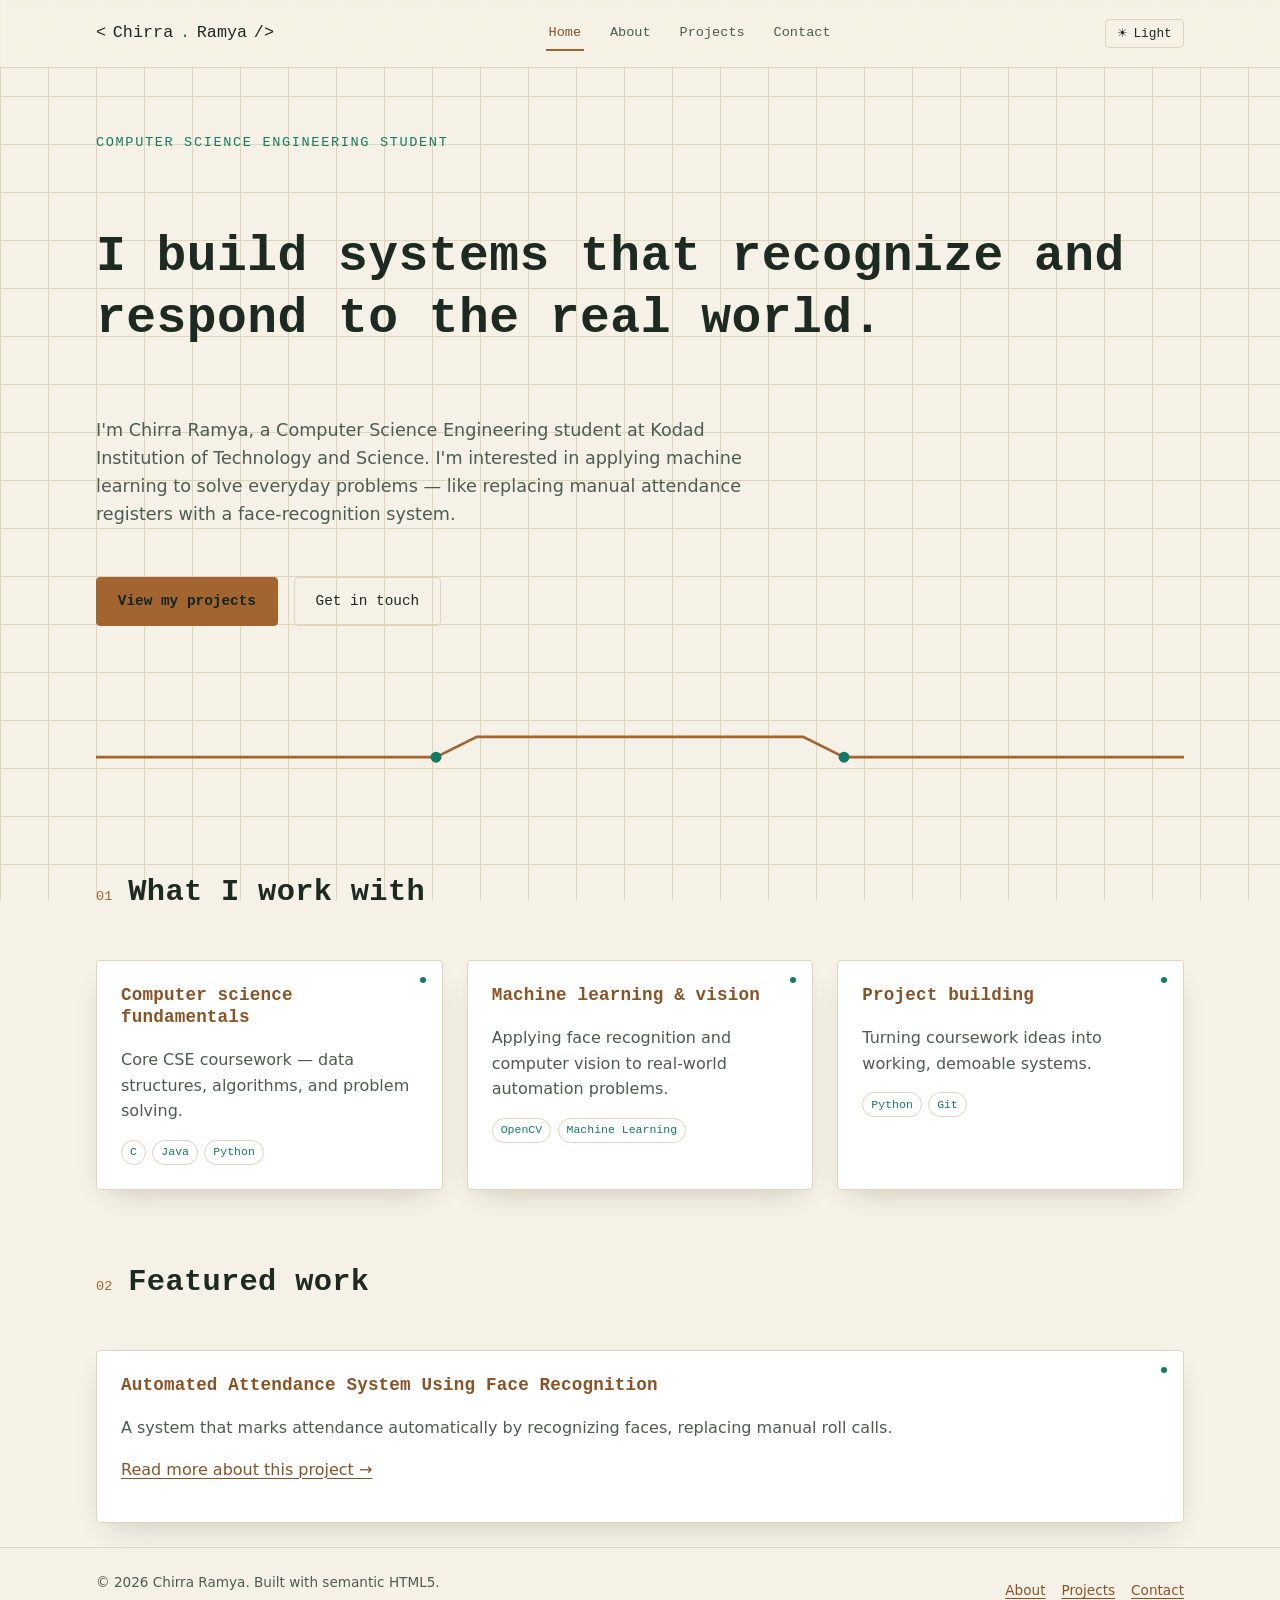
<file: index.html>
<!DOCTYPE html>
<html lang="en">
<head>
  <meta charset="UTF-8" />
  <meta name="viewport" content="width=device-width, initial-scale=1.0" />

  <title>Chirra Ramya — CSE Student &amp; Developer</title>
  <meta name="description" content="Portfolio of Chirra Ramya, a Computer Science Engineering student at Kodad Institution of Technology and Science, building projects like an automated attendance system using face recognition." />
  <meta name="keywords" content="Chirra Ramya, CSE, computer science, face recognition, portfolio" />
  <meta name="author" content="Chirra Ramya" />
  <link rel="canonical" href="https://example.com/index.html" />

  <meta property="og:type" content="website" />
  <meta property="og:title" content="Chirra Ramya — CSE Student & Developer" />
  <meta property="og:description" content="CSE student building an automated attendance system using face recognition." />
  <meta property="og:url" content="https://example.com/index.html" />
  <meta name="twitter:card" content="summary" />

  <link rel="stylesheet" href="style.css" />
  <script>
    // Set the theme before first paint so there's no flash of the wrong theme.
    (function () {
      try {
        var saved = localStorage.getItem("theme");
        var theme = saved || (window.matchMedia("(prefers-color-scheme: light)").matches ? "light" : "dark");
        document.documentElement.setAttribute("data-theme", theme);
      } catch (e) {
        document.documentElement.setAttribute("data-theme", "dark");
      }
    })();
  </script>
</head>
<body>

  <a class="skip-link" href="#main">Skip to main content</a>

  <header class="site-header">
    <div class="wrap header-inner">
      <a class="brand" href="index.html" aria-label="Chirra Ramya, home">
        <span aria-hidden="true">&lt;</span>Chirra<span class="dot" aria-hidden="true">.</span>Ramya<span aria-hidden="true">/&gt;</span>
      </a>

      <div class="header-controls">
        <button class="theme-toggle" type="button">
          <span class="icon" aria-hidden="true">☾</span>
          <span class="label">Dark</span>
        </button>
        <button class="nav-toggle" type="button" aria-expanded="false" aria-controls="primary-nav">Menu</button>
      </div>

      <nav class="primary-nav" id="primary-nav" aria-label="Primary">
        <ul>
          <li><a href="index.html" aria-current="page">Home</a></li>
          <li><a href="about.html">About</a></li>
          <li><a href="projects.html">Projects</a></li>
          <li><a href="contact.html">Contact</a></li>
        </ul>
      </nav>
    </div>
  </header>

  <main id="main">
    <div class="wrap">

      <section class="hero" aria-labelledby="hero-heading">
        <p class="eyebrow">Computer Science Engineering student</p>
        <h1 id="hero-heading">I build systems that recognize and respond to the real world.</h1>
        <p class="lede">
          I'm Chirra Ramya, a Computer Science Engineering student at Kodad
          Institution of Technology and Science. I'm interested in applying
          machine learning to solve everyday problems — like replacing
          manual attendance registers with a face-recognition system.
        </p>
        <div class="cta-row">
          <a class="btn btn-primary" href="projects.html">View my projects</a>
          <a class="btn btn-ghost" href="contact.html">Get in touch</a>
        </div>
      </section>

      <svg class="trace" viewBox="0 0 800 40" preserveAspectRatio="none" aria-hidden="true" focusable="false">
        <path d="M0 20 H250 L280 5 H520 L550 20 H800" />
        <circle cx="250" cy="20" r="4" />
        <circle cx="550" cy="20" r="4" />
      </svg>

      <section aria-labelledby="skills-heading">
        <div class="section-head">
          <span class="index" aria-hidden="true">01</span>
          <h2 id="skills-heading">What I work with</h2>
        </div>
        <div class="grid">
          <article class="card">
            <h3>Computer science fundamentals</h3>
            <p>Core CSE coursework — data structures, algorithms, and problem solving.</p>
            <div class="tag-row">
              <span class="tag">C</span>
              <span class="tag">Java</span>
              <span class="tag">Python</span>
            </div>
          </article>
          <article class="card">
            <h3>Machine learning &amp; vision</h3>
            <p>Applying face recognition and computer vision to real-world automation problems.</p>
            <div class="tag-row">
              <span class="tag">OpenCV</span>
              <span class="tag">Machine Learning</span>
            </div>
          </article>
          <article class="card">
            <h3>Project building</h3>
            <p>Turning coursework ideas into working, demoable systems.</p>
            <div class="tag-row">
              <span class="tag">Python</span>
              <span class="tag">Git</span>
            </div>
          </article>
        </div>
      </section>

      <section aria-labelledby="featured-heading">
        <div class="section-head">
          <span class="index" aria-hidden="true">02</span>
          <h2 id="featured-heading">Featured work</h2>
        </div>
        <div class="grid">
          <article class="card">
            <h3>Automated Attendance System Using Face Recognition</h3>
            <p>A system that marks attendance automatically by recognizing faces, replacing manual roll calls.</p>
            <p><a href="projects.html#attendance-system">Read more about this project →</a></p>
          </article>
        </div>
      </section>

    </div>
  </main>

  <footer class="site-footer">
    <div class="wrap">
      <p>&copy; 2026 Chirra Ramya. Built with semantic HTML5.</p>
      <nav aria-label="Footer">
        <ul>
          <li><a href="about.html">About</a></li>
          <li><a href="projects.html">Projects</a></li>
          <li><a href="contact.html">Contact</a></li>
        </ul>
      </nav>
    </div>
  </footer>

  <script src="theme.js"></script>
  <script src="nav.js"></script>
</body>
</html>
</file>
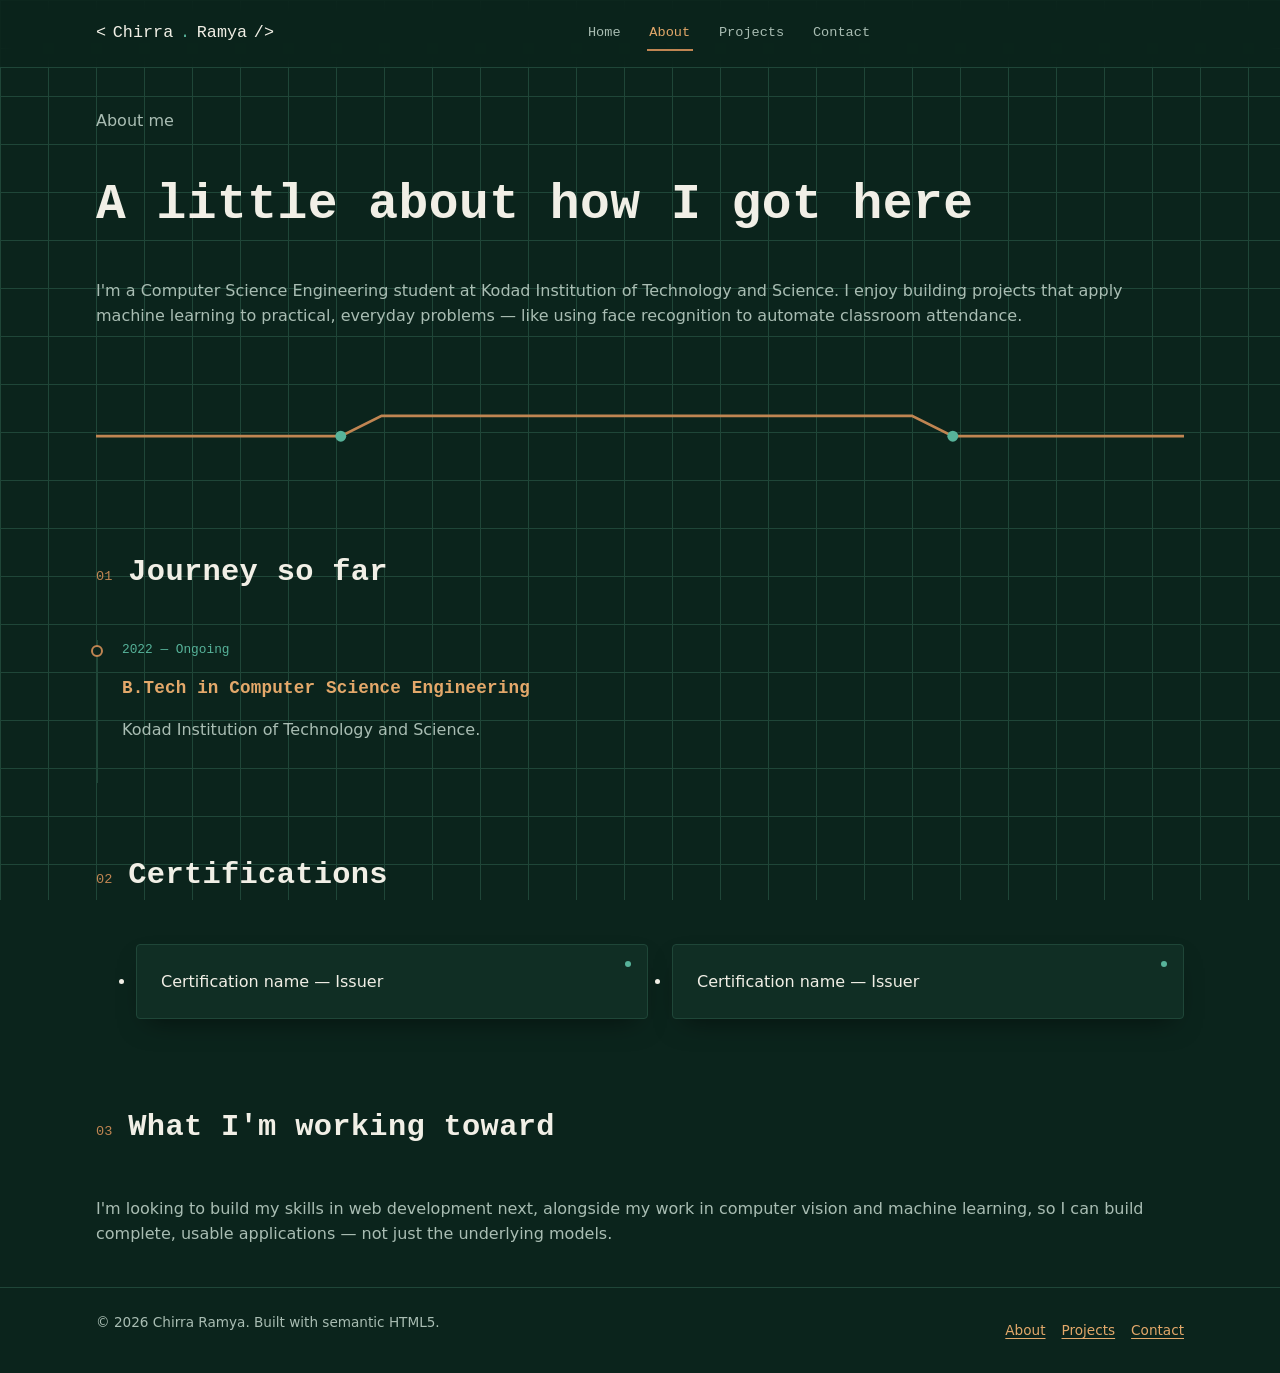
<file: about (2).html>
<!DOCTYPE html>
<html lang="en">
<head>
  <meta charset="UTF-8" />
  <meta name="viewport" content="width=device-width, initial-scale=1.0" />
  <title>About — Chirra Ramya</title>
  <meta name="description" content="About Chirra Ramya: Computer Science Engineering student at Kodad Institution of Technology and Science." />
  <link rel="canonical" href="https://example.com/about.html" />
  <meta property="og:type" content="website" />
  <meta property="og:title" content="About — Chirra Ramya" />
  <meta property="og:description" content="CSE student at Kodad Institution of Technology and Science." />
  <link rel="stylesheet" href="style.css" />
</head>
<body>

  <a class="skip-link" href="#main">Skip to main content</a>

  <header class="site-header">
    <div class="wrap header-inner">
      <a class="brand" href="index.html" aria-label="Chirra Ramya, home">
        <span aria-hidden="true">&lt;</span>Chirra<span class="dot" aria-hidden="true">.</span>Ramya<span aria-hidden="true">/&gt;</span>
      </a>
      <button class="nav-toggle" type="button" aria-expanded="false" aria-controls="primary-nav">Menu</button>
      <nav class="primary-nav" id="primary-nav" aria-label="Primary">
        <ul>
          <li><a href="index.html">Home</a></li>
          <li><a href="about.html" aria-current="page">About</a></li>
          <li><a href="projects.html">Projects</a></li>
          <li><a href="contact.html">Contact</a></li>
        </ul>
      </nav>
    </div>
  </header>

  <main id="main">
    <div class="wrap">

      <section aria-labelledby="about-heading" style="padding-top: var(--space-4);">
        <p class="eyebrow">About me</p>
        <h1 id="about-heading">A little about how I got here</h1>
        <p class="lede">
          I'm a Computer Science Engineering student at Kodad Institution of
          Technology and Science. I enjoy building projects that apply
          machine learning to practical, everyday problems — like using
          face recognition to automate classroom attendance.
        </p>
      </section>

      <svg class="trace" viewBox="0 0 800 40" preserveAspectRatio="none" aria-hidden="true" focusable="false">
        <path d="M0 20 H180 L210 5 H600 L630 20 H800" />
        <circle cx="180" cy="20" r="4" />
        <circle cx="630" cy="20" r="4" />
      </svg>

      <section aria-labelledby="timeline-heading">
        <div class="section-head">
          <span class="index" aria-hidden="true">01</span>
          <h2 id="timeline-heading">Journey so far</h2>
        </div>
        <!--
          EDIT ME: add your own timeline entries here — internships,
          workshops, or other milestones. Only your degree is filled
          in below since that's what was provided; add more <li> items
          the same way as this one.
        -->
        <ol class="timeline">
          <li>
            <time datetime="2022">2022 — Ongoing</time>
            <h3>B.Tech in Computer Science Engineering</h3>
            <p>Kodad Institution of Technology and Science.</p>
          </li>
        </ol>
      </section>

      <section aria-labelledby="certs-heading">
        <div class="section-head">
          <span class="index" aria-hidden="true">02</span>
          <h2 id="certs-heading">Certifications</h2>
        </div>
        <!-- EDIT ME: add your certifications here, one per card -->
        <ul class="grid" role="list">
          <li class="card">Certification name — Issuer</li>
          <li class="card">Certification name — Issuer</li>
        </ul>
      </section>

      <section aria-labelledby="goal-heading">
        <div class="section-head">
          <span class="index" aria-hidden="true">03</span>
          <h2 id="goal-heading">What I'm working toward</h2>
        </div>
        <!-- EDIT ME: your goals -->
        <p>
          I'm looking to build my skills in web development next, alongside
          my work in computer vision and machine learning, so I can build
          complete, usable applications — not just the underlying models.
        </p>
      </section>

    </div>
  </main>

  <footer class="site-footer">
    <div class="wrap">
      <p>&copy; 2026 Chirra Ramya. Built with semantic HTML5.</p>
      <nav aria-label="Footer">
        <ul>
          <li><a href="about.html">About</a></li>
          <li><a href="projects.html">Projects</a></li>
          <li><a href="contact.html">Contact</a></li>
        </ul>
      </nav>
    </div>
  </footer>

  <script src="nav.js"></script>
</body>
</html>
</file>
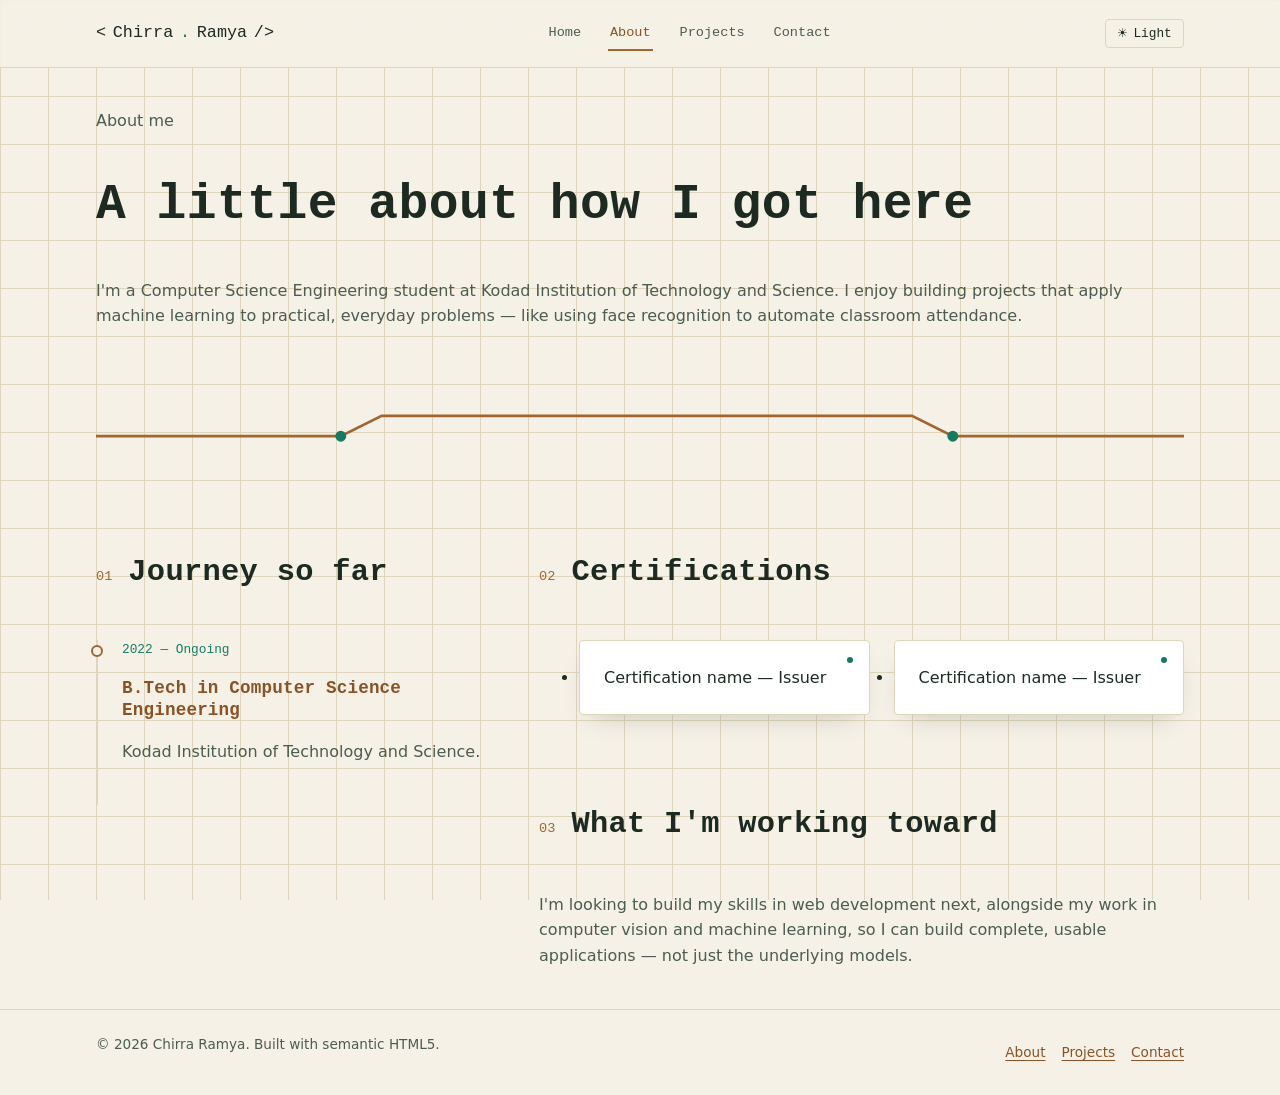
<file: about (3).html>
<!DOCTYPE html>
<html lang="en">
<head>
  <meta charset="UTF-8" />
  <meta name="viewport" content="width=device-width, initial-scale=1.0" />
  <title>About — Chirra Ramya</title>
  <meta name="description" content="About Chirra Ramya: Computer Science Engineering student at Kodad Institution of Technology and Science." />
  <link rel="canonical" href="https://example.com/about.html" />
  <meta property="og:type" content="website" />
  <meta property="og:title" content="About — Chirra Ramya" />
  <meta property="og:description" content="CSE student at Kodad Institution of Technology and Science." />
  <link rel="stylesheet" href="style.css" />
  <script>
    // Set the theme before first paint so there's no flash of the wrong theme.
    (function () {
      try {
        var saved = localStorage.getItem("theme");
        var theme = saved || (window.matchMedia("(prefers-color-scheme: light)").matches ? "light" : "dark");
        document.documentElement.setAttribute("data-theme", theme);
      } catch (e) {
        document.documentElement.setAttribute("data-theme", "dark");
      }
    })();
  </script>
</head>
<body>

  <a class="skip-link" href="#main">Skip to main content</a>

  <header class="site-header">
    <div class="wrap header-inner">
      <a class="brand" href="index.html" aria-label="Chirra Ramya, home">
        <span aria-hidden="true">&lt;</span>Chirra<span class="dot" aria-hidden="true">.</span>Ramya<span aria-hidden="true">/&gt;</span>
      </a>
      <div class="header-controls">
        <button class="theme-toggle" type="button">
          <span class="icon" aria-hidden="true">☾</span>
          <span class="label">Dark</span>
        </button>
        <button class="nav-toggle" type="button" aria-expanded="false" aria-controls="primary-nav">Menu</button>
      </div>
      <nav class="primary-nav" id="primary-nav" aria-label="Primary">
        <ul>
          <li><a href="index.html">Home</a></li>
          <li><a href="about.html" aria-current="page">About</a></li>
          <li><a href="projects.html">Projects</a></li>
          <li><a href="contact.html">Contact</a></li>
        </ul>
      </nav>
    </div>
  </header>

  <main id="main">
    <div class="wrap">

      <section aria-labelledby="about-heading" style="padding-top: var(--space-4);">
        <p class="eyebrow">About me</p>
        <h1 id="about-heading">A little about how I got here</h1>
        <p class="lede">
          I'm a Computer Science Engineering student at Kodad Institution of
          Technology and Science. I enjoy building projects that apply
          machine learning to practical, everyday problems — like using
          face recognition to automate classroom attendance.
        </p>
      </section>

      <svg class="trace" viewBox="0 0 800 40" preserveAspectRatio="none" aria-hidden="true" focusable="false">
        <path d="M0 20 H180 L210 5 H600 L630 20 H800" />
        <circle cx="180" cy="20" r="4" />
        <circle cx="630" cy="20" r="4" />
      </svg>

      <div class="about-layout">
        <section aria-labelledby="timeline-heading" class="about-timeline">
          <div class="section-head">
            <span class="index" aria-hidden="true">01</span>
            <h2 id="timeline-heading">Journey so far</h2>
          </div>
          <!--
            EDIT ME: add your own timeline entries here — internships,
            workshops, or other milestones. Only your degree is filled
            in below since that's what was provided; add more <li> items
            the same way as this one.
          -->
          <ol class="timeline">
            <li>
              <time datetime="2022">2022 — Ongoing</time>
              <h3>B.Tech in Computer Science Engineering</h3>
              <p>Kodad Institution of Technology and Science.</p>
            </li>
          </ol>
        </section>

        <div class="about-secondary">
          <section aria-labelledby="certs-heading">
            <div class="section-head">
              <span class="index" aria-hidden="true">02</span>
              <h2 id="certs-heading">Certifications</h2>
            </div>
            <!-- EDIT ME: add your certifications here, one per card -->
            <ul class="grid" role="list">
              <li class="card">Certification name — Issuer</li>
              <li class="card">Certification name — Issuer</li>
            </ul>
          </section>

          <section aria-labelledby="goal-heading">
            <div class="section-head">
              <span class="index" aria-hidden="true">03</span>
              <h2 id="goal-heading">What I'm working toward</h2>
            </div>
            <!-- EDIT ME: your goals -->
            <p>
              I'm looking to build my skills in web development next, alongside
              my work in computer vision and machine learning, so I can build
              complete, usable applications — not just the underlying models.
            </p>
          </section>
        </div>
      </div>

    </div>
  </main>

  <footer class="site-footer">
    <div class="wrap">
      <p>&copy; 2026 Chirra Ramya. Built with semantic HTML5.</p>
      <nav aria-label="Footer">
        <ul>
          <li><a href="about.html">About</a></li>
          <li><a href="projects.html">Projects</a></li>
          <li><a href="contact.html">Contact</a></li>
        </ul>
      </nav>
    </div>
  </footer>

  <script src="theme.js"></script>
  <script src="nav.js"></script>
</body>
</html>
</file>
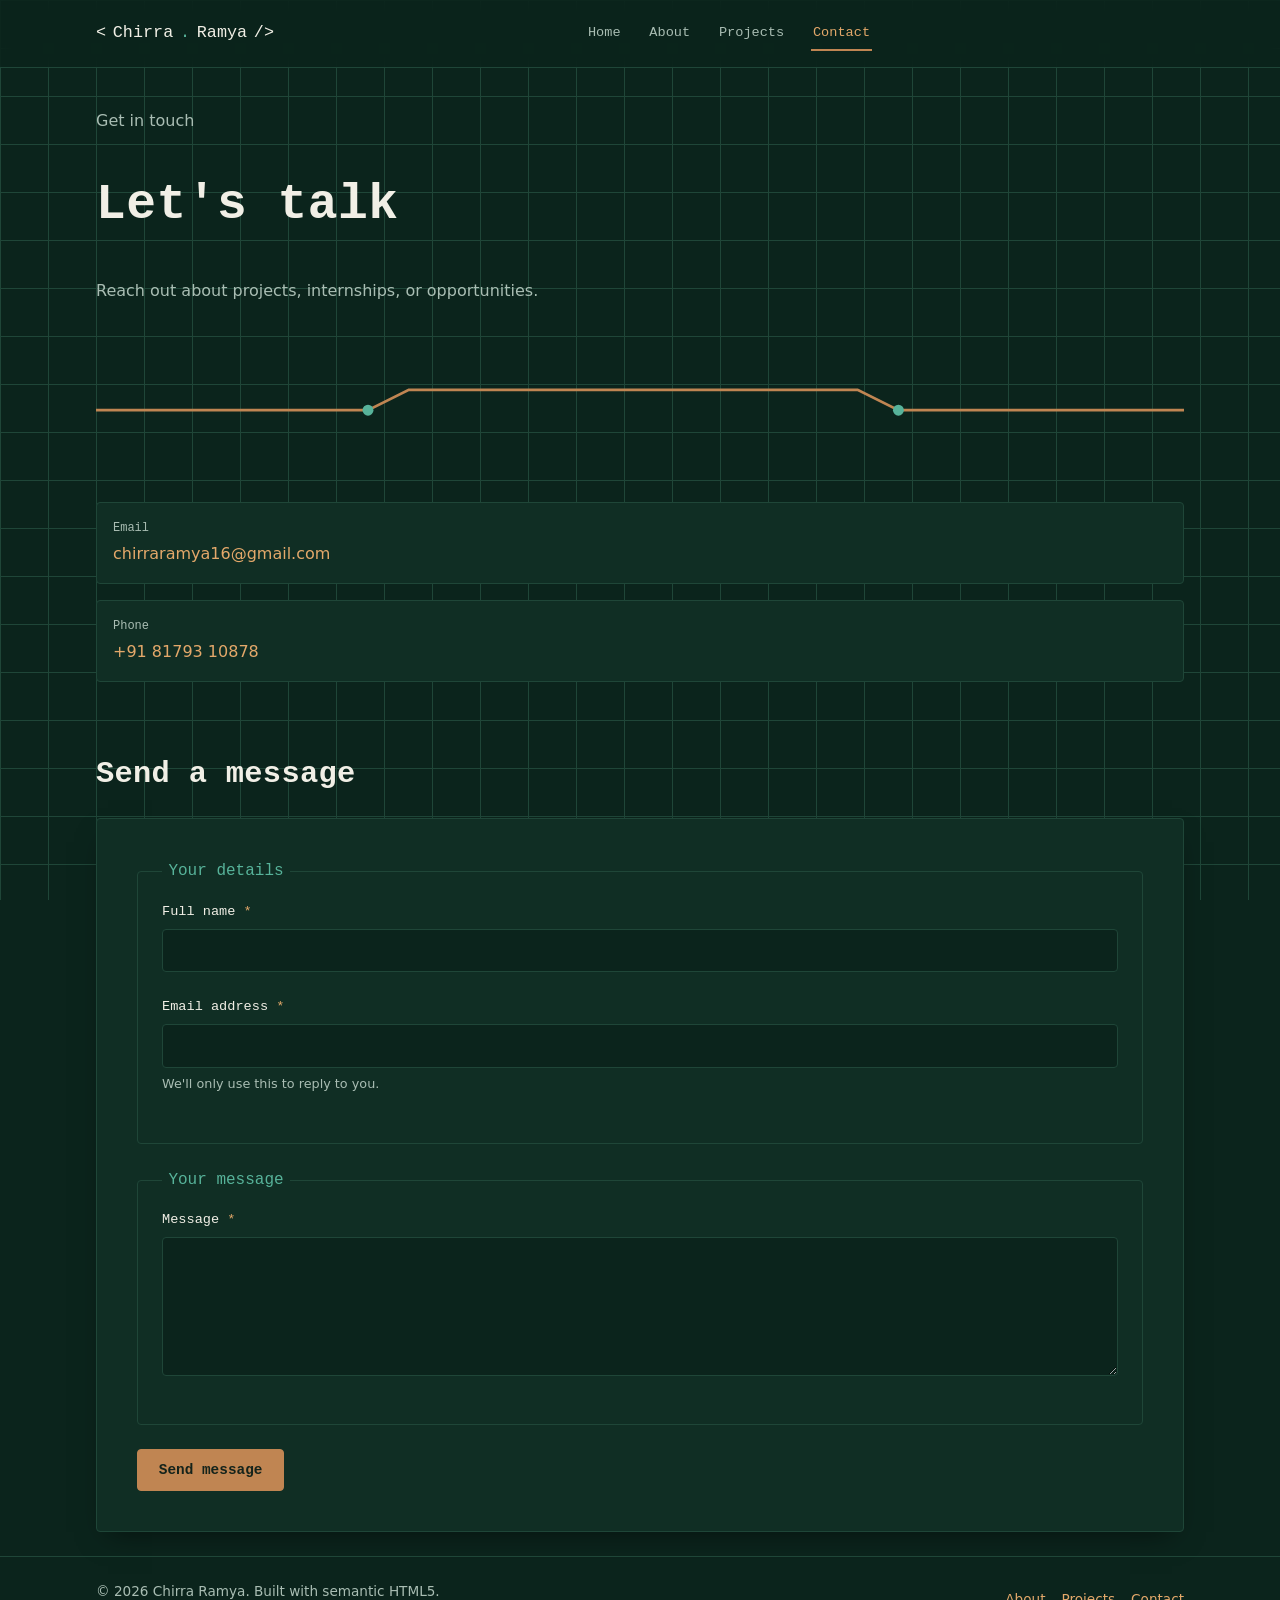
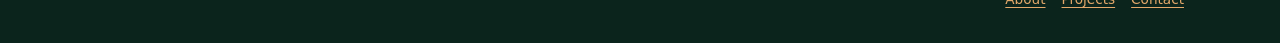
<file: contact (2).html>
<!DOCTYPE html>
<html lang="en">
<head>
  <meta charset="UTF-8" />
  <meta name="viewport" content="width=device-width, initial-scale=1.0" />
  <title>Contact — Chirra Ramya</title>
  <meta name="description" content="Get in touch with Chirra Ramya via email, phone, or the contact form." />
  <link rel="canonical" href="https://example.com/contact.html" />
  <meta property="og:type" content="website" />
  <meta property="og:title" content="Contact — Chirra Ramya" />
  <meta property="og:description" content="Get in touch." />
  <link rel="stylesheet" href="style.css" />
</head>
<body>

  <a class="skip-link" href="#main">Skip to main content</a>

  <header class="site-header">
    <div class="wrap header-inner">
      <a class="brand" href="index.html" aria-label="Chirra Ramya, home">
        <span aria-hidden="true">&lt;</span>Chirra<span class="dot" aria-hidden="true">.</span>Ramya<span aria-hidden="true">/&gt;</span>
      </a>
      <button class="nav-toggle" type="button" aria-expanded="false" aria-controls="primary-nav">Menu</button>
      <nav class="primary-nav" id="primary-nav" aria-label="Primary">
        <ul>
          <li><a href="index.html">Home</a></li>
          <li><a href="about.html">About</a></li>
          <li><a href="projects.html">Projects</a></li>
          <li><a href="contact.html" aria-current="page">Contact</a></li>
        </ul>
      </nav>
    </div>
  </header>

  <main id="main">
    <div class="wrap">

      <section aria-labelledby="contact-heading" style="padding-top: var(--space-4);">
        <p class="eyebrow">Get in touch</p>
        <h1 id="contact-heading">Let's talk</h1>
        <p class="lede">Reach out about projects, internships, or opportunities.</p>
      </section>

      <svg class="trace" viewBox="0 0 800 40" preserveAspectRatio="none" aria-hidden="true" focusable="false">
        <path d="M0 20 H200 L230 5 H560 L590 20 H800" />
        <circle cx="200" cy="20" r="4" />
        <circle cx="590" cy="20" r="4" />
      </svg>

      <section aria-labelledby="methods-heading">
        <h2 id="methods-heading" class="sr-only">Other ways to reach me</h2>
        <!--
          EDIT ME: add your email, LinkedIn, and/or GitHub links as
          extra <li> items here, the same way the phone number below
          is written. A phone link uses "tel:" the same way email
          uses "mailto:".
        -->
        <ul class="contact-methods">
          <li>
            <a href="mailto:chirraramya16@gmail.com">
              <span class="label">Email</span>
              chirraramya16@gmail.com
            </a>
          </li>
          <li>
            <a href="tel:+918179310878">
              <span class="label">Phone</span>
              +91 81793 10878
            </a>
          </li>
        </ul>
      </section>

      <section aria-labelledby="form-heading">
        <h2 id="form-heading">Send a message</h2>

        <div class="form-panel">
          <!--
            Accessibility notes on this form (don't need to change this part):
            - Every input has a <label for="..."> linked to it.
            - Required fields use "required" + aria-required, plus a
              visible "*" via CSS.
            - Each field has its own error paragraph, linked with
              aria-describedby, so a screen reader announces the exact
              problem right after the field.
            - #form-status uses aria-live so the result is announced
              without moving focus unexpectedly.
            - Tab order follows the visual order automatically because
              the fields are written in that order in the HTML.
          -->
          <form id="contact-form" novalidate>
            <fieldset>
              <legend>Your details</legend>

              <div class="field">
                <label class="required" for="name">Full name</label>
                <input
                  type="text"
                  id="name"
                  name="name"
                  autocomplete="name"
                  required
                  aria-required="true"
                  aria-describedby="name-error"
                />
                <p class="error-msg" id="name-error" role="alert"></p>
              </div>

              <div class="field">
                <label class="required" for="email">Email address</label>
                <input
                  type="email"
                  id="email"
                  name="email"
                  autocomplete="email"
                  required
                  aria-required="true"
                  aria-describedby="email-hint email-error"
                />
                <span class="hint" id="email-hint">We'll only use this to reply to you.</span>
                <p class="error-msg" id="email-error" role="alert"></p>
              </div>
            </fieldset>

            <fieldset>
              <legend>Your message</legend>

              <div class="field">
                <label class="required" for="message">Message</label>
                <textarea
                  id="message"
                  name="message"
                  rows="6"
                  required
                  aria-required="true"
                  aria-describedby="message-error"
                ></textarea>
                <p class="error-msg" id="message-error" role="alert"></p>
              </div>
            </fieldset>

            <button type="submit" class="btn btn-primary">Send message</button>

            <p id="form-status" class="form-status" role="alert" aria-live="polite"></p>
          </form>
        </div>
      </section>

    </div>
  </main>

  <footer class="site-footer">
    <div class="wrap">
      <p>&copy; 2026 Chirra Ramya. Built with semantic HTML5.</p>
      <nav aria-label="Footer">
        <ul>
          <li><a href="about.html">About</a></li>
          <li><a href="projects.html">Projects</a></li>
          <li><a href="contact.html">Contact</a></li>
        </ul>
      </nav>
    </div>
  </footer>

  <script src="nav.js"></script>
  <script src="form.js"></script>
</body>
</html>
</file>
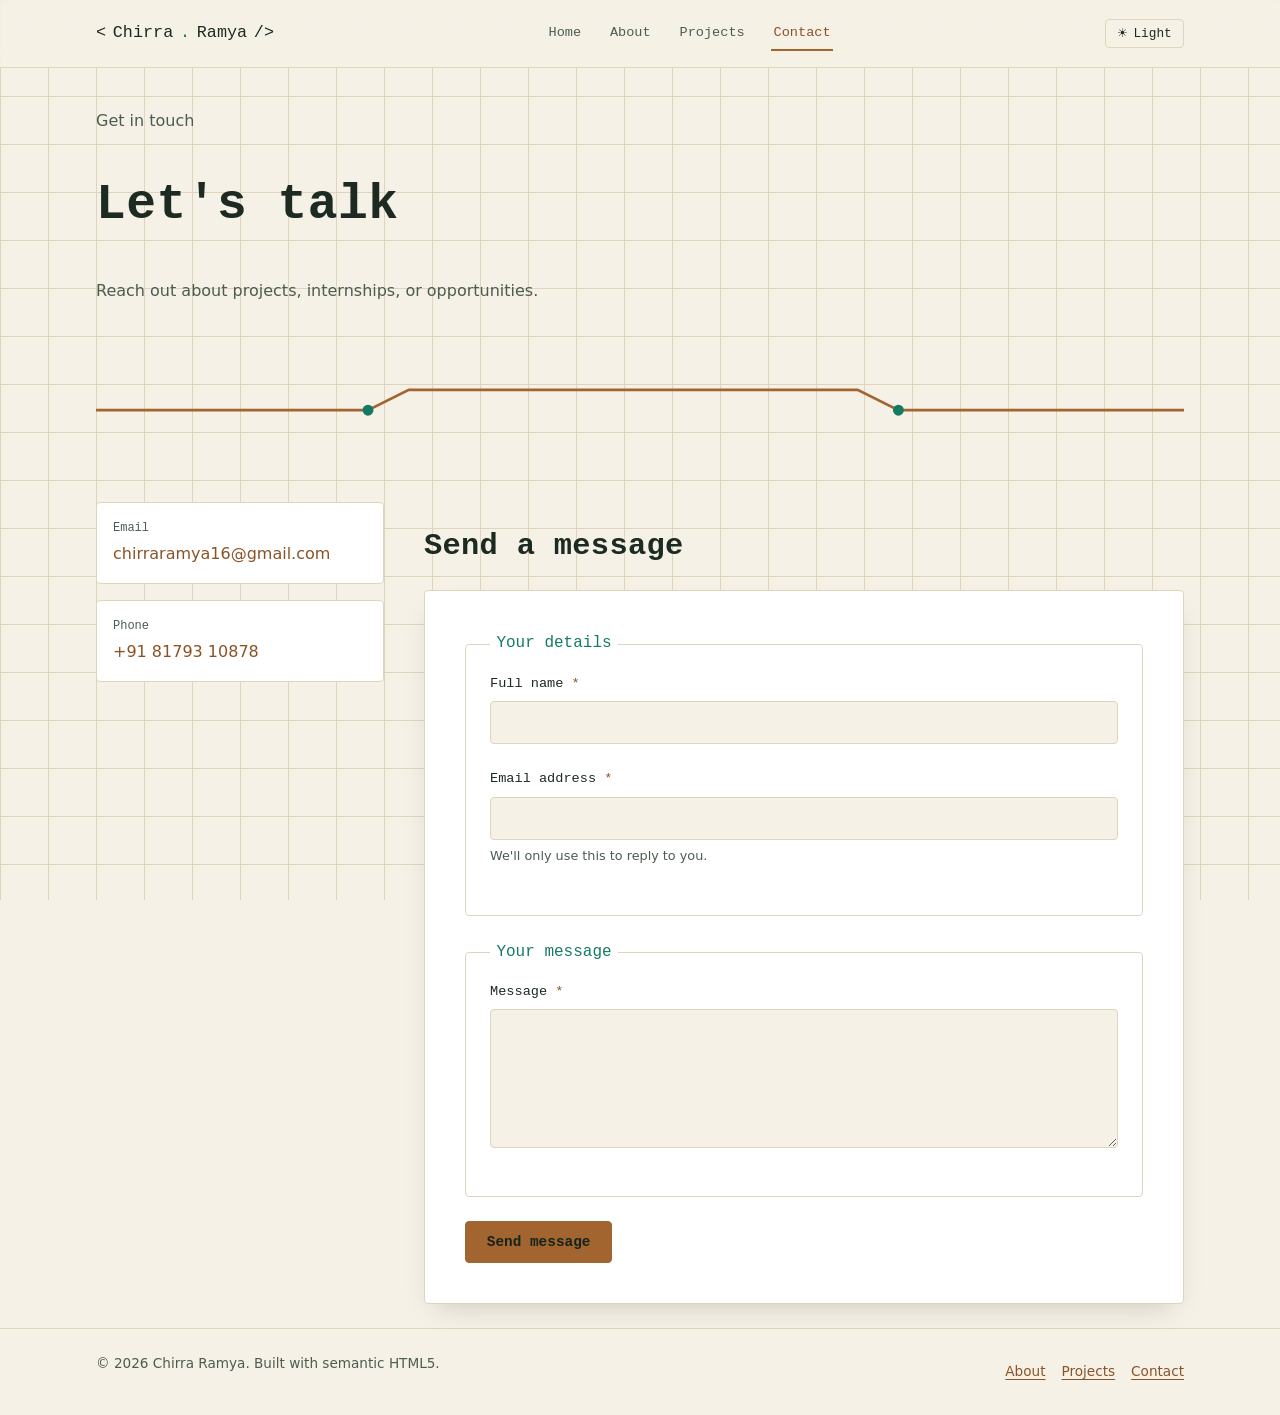
<file: contact (3).html>
<!DOCTYPE html>
<html lang="en">
<head>
  <meta charset="UTF-8" />
  <meta name="viewport" content="width=device-width, initial-scale=1.0" />
  <title>Contact — Chirra Ramya</title>
  <meta name="description" content="Get in touch with Chirra Ramya via email, phone, or the contact form." />
  <link rel="canonical" href="https://example.com/contact.html" />
  <meta property="og:type" content="website" />
  <meta property="og:title" content="Contact — Chirra Ramya" />
  <meta property="og:description" content="Get in touch." />
  <link rel="stylesheet" href="style.css" />
  <script>
    // Set the theme before first paint so there's no flash of the wrong theme.
    (function () {
      try {
        var saved = localStorage.getItem("theme");
        var theme = saved || (window.matchMedia("(prefers-color-scheme: light)").matches ? "light" : "dark");
        document.documentElement.setAttribute("data-theme", theme);
      } catch (e) {
        document.documentElement.setAttribute("data-theme", "dark");
      }
    })();
  </script>
</head>
<body>

  <a class="skip-link" href="#main">Skip to main content</a>

  <header class="site-header">
    <div class="wrap header-inner">
      <a class="brand" href="index.html" aria-label="Chirra Ramya, home">
        <span aria-hidden="true">&lt;</span>Chirra<span class="dot" aria-hidden="true">.</span>Ramya<span aria-hidden="true">/&gt;</span>
      </a>
      <div class="header-controls">
        <button class="theme-toggle" type="button">
          <span class="icon" aria-hidden="true">☾</span>
          <span class="label">Dark</span>
        </button>
        <button class="nav-toggle" type="button" aria-expanded="false" aria-controls="primary-nav">Menu</button>
      </div>
      <nav class="primary-nav" id="primary-nav" aria-label="Primary">
        <ul>
          <li><a href="index.html">Home</a></li>
          <li><a href="about.html">About</a></li>
          <li><a href="projects.html">Projects</a></li>
          <li><a href="contact.html" aria-current="page">Contact</a></li>
        </ul>
      </nav>
    </div>
  </header>

  <main id="main">
    <div class="wrap">

      <section aria-labelledby="contact-heading" style="padding-top: var(--space-4);">
        <p class="eyebrow">Get in touch</p>
        <h1 id="contact-heading">Let's talk</h1>
        <p class="lede">Reach out about projects, internships, or opportunities.</p>
      </section>

      <svg class="trace" viewBox="0 0 800 40" preserveAspectRatio="none" aria-hidden="true" focusable="false">
        <path d="M0 20 H200 L230 5 H560 L590 20 H800" />
        <circle cx="200" cy="20" r="4" />
        <circle cx="590" cy="20" r="4" />
      </svg>

      <div class="contact-layout">
        <section aria-labelledby="methods-heading" class="contact-sidebar">
          <h2 id="methods-heading" class="sr-only">Other ways to reach me</h2>
          <!--
            EDIT ME: add your email, LinkedIn, and/or GitHub links as
            extra <li> items here, the same way the phone number below
            is written. A phone link uses "tel:" the same way email
            uses "mailto:".
          -->
          <ul class="contact-methods">
            <li>
              <a href="mailto:chirraramya16@gmail.com">
                <span class="label">Email</span>
                chirraramya16@gmail.com
              </a>
            </li>
            <li>
              <a href="tel:+918179310878">
                <span class="label">Phone</span>
                +91 81793 10878
              </a>
            </li>
          </ul>
        </section>

        <section aria-labelledby="form-heading">
          <h2 id="form-heading">Send a message</h2>

          <div class="form-panel">
          <!--
            Accessibility notes on this form (don't need to change this part):
            - Every input has a <label for="..."> linked to it.
            - Required fields use "required" + aria-required, plus a
              visible "*" via CSS.
            - Each field has its own error paragraph, linked with
              aria-describedby, so a screen reader announces the exact
              problem right after the field.
            - #form-status uses aria-live so the result is announced
              without moving focus unexpectedly.
            - Tab order follows the visual order automatically because
              the fields are written in that order in the HTML.
          -->
            <form id="contact-form" novalidate>
              <fieldset>
                <legend>Your details</legend>

                <div class="field">
                  <label class="required" for="name">Full name</label>
                  <input
                    type="text"
                    id="name"
                    name="name"
                    autocomplete="name"
                    required
                    aria-required="true"
                    aria-describedby="name-error"
                  />
                  <p class="error-msg" id="name-error" role="alert"></p>
                </div>

                <div class="field">
                  <label class="required" for="email">Email address</label>
                  <input
                    type="email"
                    id="email"
                    name="email"
                    autocomplete="email"
                    required
                    aria-required="true"
                    aria-describedby="email-hint email-error"
                  />
                  <span class="hint" id="email-hint">We'll only use this to reply to you.</span>
                  <p class="error-msg" id="email-error" role="alert"></p>
                </div>
              </fieldset>

              <fieldset>
                <legend>Your message</legend>

                <div class="field">
                  <label class="required" for="message">Message</label>
                  <textarea
                    id="message"
                    name="message"
                    rows="6"
                    required
                    aria-required="true"
                    aria-describedby="message-error"
                  ></textarea>
                  <p class="error-msg" id="message-error" role="alert"></p>
                </div>
              </fieldset>

              <button type="submit" class="btn btn-primary">Send message</button>

              <p id="form-status" class="form-status" role="alert" aria-live="polite"></p>
            </form>
          </div>
        </section>
      </div>

    </div>
  </main>

  <footer class="site-footer">
    <div class="wrap">
      <p>&copy; 2026 Chirra Ramya. Built with semantic HTML5.</p>
      <nav aria-label="Footer">
        <ul>
          <li><a href="about.html">About</a></li>
          <li><a href="projects.html">Projects</a></li>
          <li><a href="contact.html">Contact</a></li>
        </ul>
      </nav>
    </div>
  </footer>
  <script src="theme.js"></script>
  <script src="nav.js"></script>
  <script src="form.js"></script>
</body>
</html>
</file>
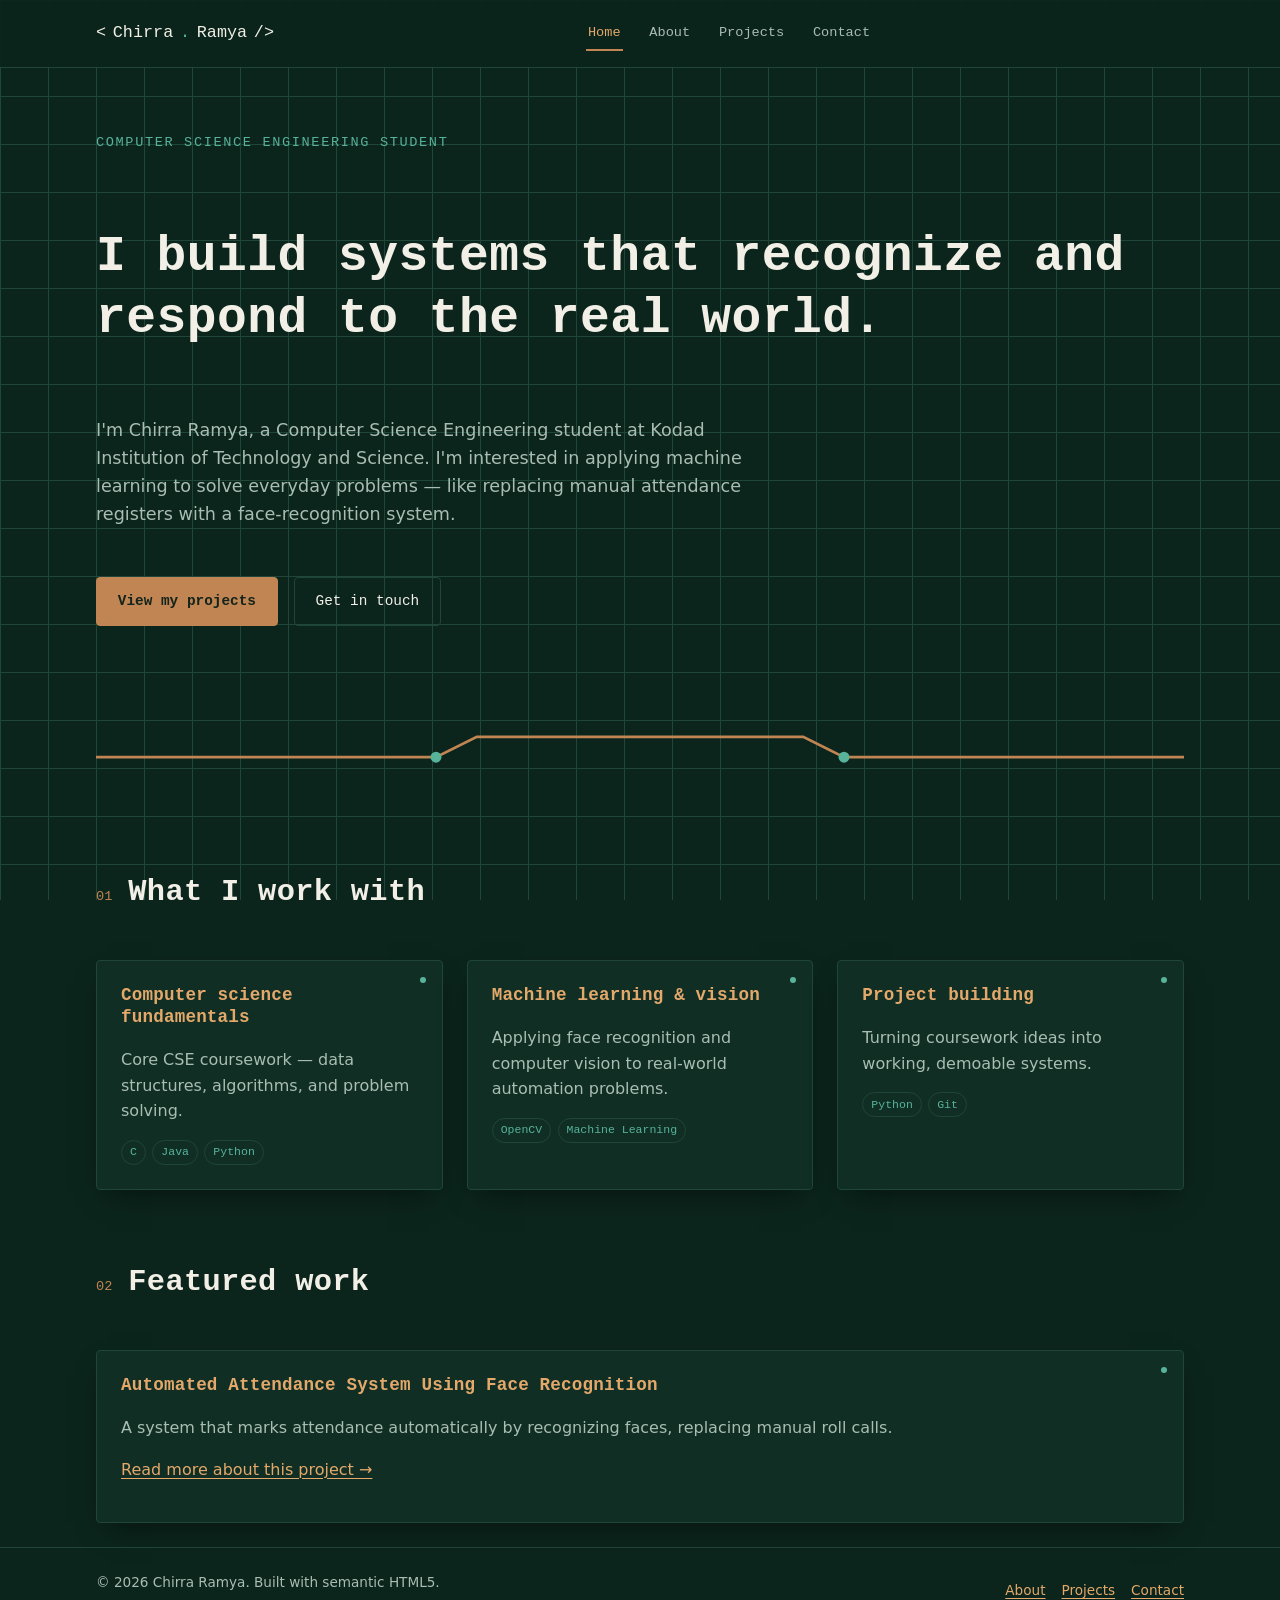
<file: index (2).html>
<!DOCTYPE html>
<html lang="en">
<head>
  <meta charset="UTF-8" />
  <meta name="viewport" content="width=device-width, initial-scale=1.0" />

  <title>Chirra Ramya — CSE Student &amp; Developer</title>
  <meta name="description" content="Portfolio of Chirra Ramya, a Computer Science Engineering student at Kodad Institution of Technology and Science, building projects like an automated attendance system using face recognition." />
  <meta name="keywords" content="Chirra Ramya, CSE, computer science, face recognition, portfolio" />
  <meta name="author" content="Chirra Ramya" />
  <link rel="canonical" href="https://example.com/index.html" />

  <meta property="og:type" content="website" />
  <meta property="og:title" content="Chirra Ramya — CSE Student & Developer" />
  <meta property="og:description" content="CSE student building an automated attendance system using face recognition." />
  <meta property="og:url" content="https://example.com/index.html" />
  <meta name="twitter:card" content="summary" />

  <link rel="stylesheet" href="style.css" />
</head>
<body>

  <a class="skip-link" href="#main">Skip to main content</a>

  <header class="site-header">
    <div class="wrap header-inner">
      <a class="brand" href="index.html" aria-label="Chirra Ramya, home">
        <span aria-hidden="true">&lt;</span>Chirra<span class="dot" aria-hidden="true">.</span>Ramya<span aria-hidden="true">/&gt;</span>
      </a>

      <button class="nav-toggle" type="button" aria-expanded="false" aria-controls="primary-nav">
        Menu
      </button>

      <nav class="primary-nav" id="primary-nav" aria-label="Primary">
        <ul>
          <li><a href="index.html" aria-current="page">Home</a></li>
          <li><a href="about.html">About</a></li>
          <li><a href="projects.html">Projects</a></li>
          <li><a href="contact.html">Contact</a></li>
        </ul>
      </nav>
    </div>
  </header>

  <main id="main">
    <div class="wrap">

      <section class="hero" aria-labelledby="hero-heading">
        <p class="eyebrow">Computer Science Engineering student</p>
        <h1 id="hero-heading">I build systems that recognize and respond to the real world.</h1>
        <p class="lede">
          I'm Chirra Ramya, a Computer Science Engineering student at Kodad
          Institution of Technology and Science. I'm interested in applying
          machine learning to solve everyday problems — like replacing
          manual attendance registers with a face-recognition system.
        </p>
        <div class="cta-row">
          <a class="btn btn-primary" href="projects.html">View my projects</a>
          <a class="btn btn-ghost" href="contact.html">Get in touch</a>
        </div>
      </section>

      <svg class="trace" viewBox="0 0 800 40" preserveAspectRatio="none" aria-hidden="true" focusable="false">
        <path d="M0 20 H250 L280 5 H520 L550 20 H800" />
        <circle cx="250" cy="20" r="4" />
        <circle cx="550" cy="20" r="4" />
      </svg>

      <section aria-labelledby="skills-heading">
        <div class="section-head">
          <span class="index" aria-hidden="true">01</span>
          <h2 id="skills-heading">What I work with</h2>
        </div>
        <div class="grid">
          <article class="card">
            <h3>Computer science fundamentals</h3>
            <p>Core CSE coursework — data structures, algorithms, and problem solving.</p>
            <div class="tag-row">
              <span class="tag">C</span>
              <span class="tag">Java</span>
              <span class="tag">Python</span>
            </div>
          </article>
          <article class="card">
            <h3>Machine learning &amp; vision</h3>
            <p>Applying face recognition and computer vision to real-world automation problems.</p>
            <div class="tag-row">
              <span class="tag">OpenCV</span>
              <span class="tag">Machine Learning</span>
            </div>
          </article>
          <article class="card">
            <h3>Project building</h3>
            <p>Turning coursework ideas into working, demoable systems.</p>
            <div class="tag-row">
              <span class="tag">Python</span>
              <span class="tag">Git</span>
            </div>
          </article>
        </div>
      </section>

      <section aria-labelledby="featured-heading">
        <div class="section-head">
          <span class="index" aria-hidden="true">02</span>
          <h2 id="featured-heading">Featured work</h2>
        </div>
        <div class="grid">
          <article class="card">
            <h3>Automated Attendance System Using Face Recognition</h3>
            <p>A system that marks attendance automatically by recognizing faces, replacing manual roll calls.</p>
            <p><a href="projects.html#attendance-system">Read more about this project →</a></p>
          </article>
        </div>
      </section>

    </div>
  </main>

  <footer class="site-footer">
    <div class="wrap">
      <p>&copy; 2026 Chirra Ramya. Built with semantic HTML5.</p>
      <nav aria-label="Footer">
        <ul>
          <li><a href="about.html">About</a></li>
          <li><a href="projects.html">Projects</a></li>
          <li><a href="contact.html">Contact</a></li>
        </ul>
      </nav>
    </div>
  </footer>

  <script src="nav.js"></script>
</body>
</html>
</file>
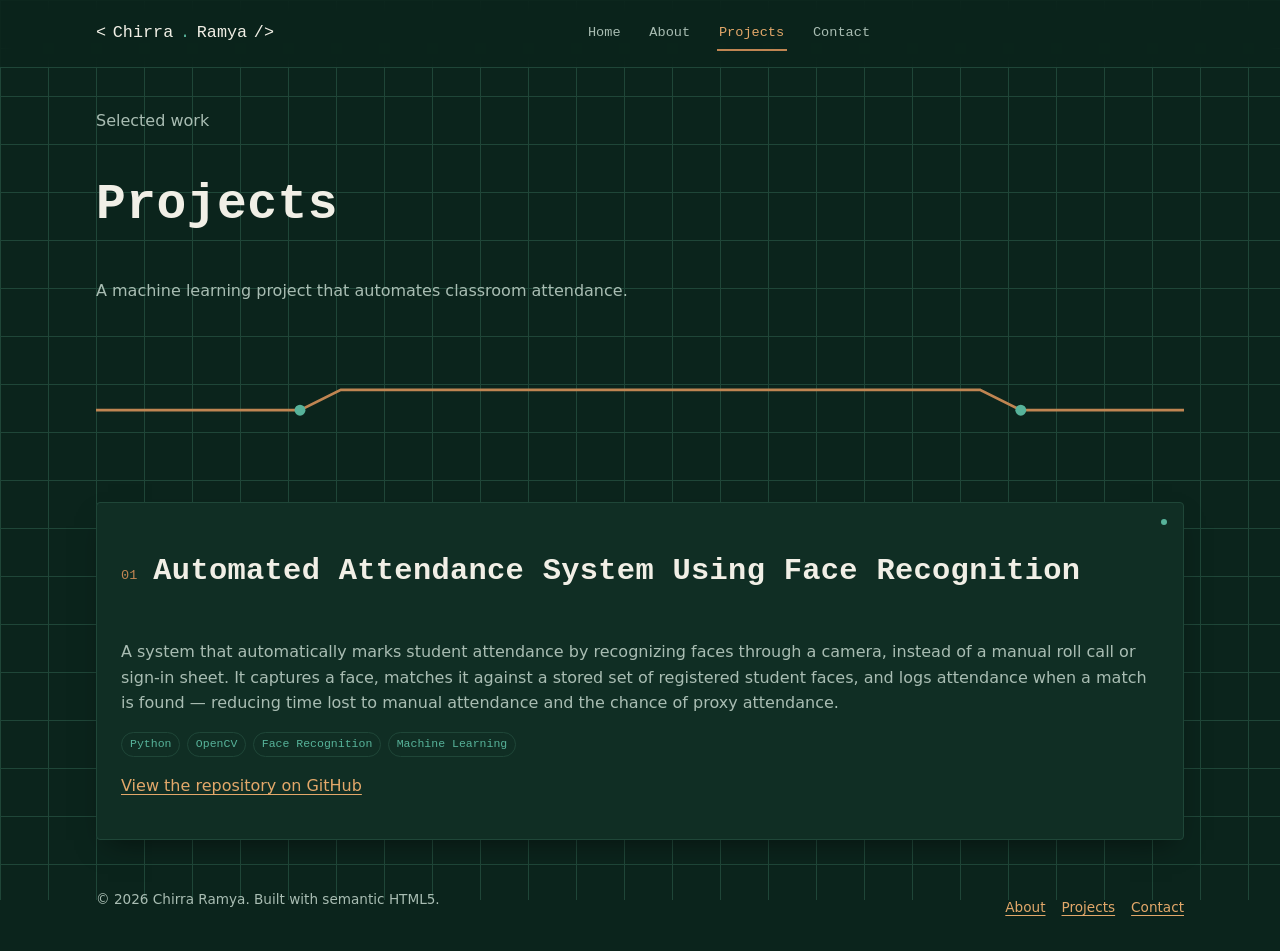
<file: projects (2).html>
<!DOCTYPE html>
<html lang="en">
<head>
  <meta charset="UTF-8" />
  <meta name="viewport" content="width=device-width, initial-scale=1.0" />
  <title>Projects — Chirra Ramya</title>
  <meta name="description" content="Projects by Chirra Ramya, including an automated attendance system using face recognition." />
  <link rel="canonical" href="https://example.com/projects.html" />
  <meta property="og:type" content="website" />
  <meta property="og:title" content="Projects — Chirra Ramya" />
  <meta property="og:description" content="Automated attendance system using face recognition." />
  <link rel="stylesheet" href="style.css" />
</head>
<body>

  <a class="skip-link" href="#main">Skip to main content</a>

  <header class="site-header">
    <div class="wrap header-inner">
      <a class="brand" href="index.html" aria-label="Chirra Ramya, home">
        <span aria-hidden="true">&lt;</span>Chirra<span class="dot" aria-hidden="true">.</span>Ramya<span aria-hidden="true">/&gt;</span>
      </a>
      <button class="nav-toggle" type="button" aria-expanded="false" aria-controls="primary-nav">Menu</button>
      <nav class="primary-nav" id="primary-nav" aria-label="Primary">
        <ul>
          <li><a href="index.html">Home</a></li>
          <li><a href="about.html">About</a></li>
          <li><a href="projects.html" aria-current="page">Projects</a></li>
          <li><a href="contact.html">Contact</a></li>
        </ul>
      </nav>
    </div>
  </header>

  <main id="main">
    <div class="wrap">

      <section aria-labelledby="projects-heading" style="padding-top: var(--space-4);">
        <p class="eyebrow">Selected work</p>
        <h1 id="projects-heading">Projects</h1>
        <p class="lede">A machine learning project that automates classroom attendance.</p>
      </section>

      <svg class="trace" viewBox="0 0 800 40" preserveAspectRatio="none" aria-hidden="true" focusable="false">
        <path d="M0 20 H150 L180 5 H650 L680 20 H800" />
        <circle cx="150" cy="20" r="4" />
        <circle cx="680" cy="20" r="4" />
      </svg>

      <section aria-labelledby="attendance-heading" id="attendance-system">
        <article class="card">
          <div class="section-head">
            <span class="index" aria-hidden="true">01</span>
            <h2 id="attendance-heading">Automated Attendance System Using Face Recognition</h2>
          </div>
          <!--
            EDIT ME: this paragraph is a starting draft — replace it with
            your own description of exactly how you built it (dataset,
            algorithm, hardware/software used, and what problem it solves).
          -->
          <p>
            A system that automatically marks student attendance by
            recognizing faces through a camera, instead of a manual roll
            call or sign-in sheet. It captures a face, matches it against
            a stored set of registered student faces, and logs attendance
            when a match is found — reducing time lost to manual
            attendance and the chance of proxy attendance.
          </p>
          <div class="tag-row">
            <span class="tag">Python</span>
            <span class="tag">OpenCV</span>
            <span class="tag">Face Recognition</span>
            <span class="tag">Machine Learning</span>
          </div>
          <!-- EDIT ME: add your GitHub repo link here once you have one -->
          <p style="margin-top: var(--space-2);">
            <a href="https://github.com/your-username/attendance-face-recognition">View the repository on GitHub</a>
          </p>
        </article>
      </section>

      <!--
        EDIT ME: copy the <section> block above for any additional
        projects, giving each a unique id (e.g. id="project-2") and
        matching heading id.
      -->

    </div>
  </main>

  <footer class="site-footer">
    <div class="wrap">
      <p>&copy; 2026 Chirra Ramya. Built with semantic HTML5.</p>
      <nav aria-label="Footer">
        <ul>
          <li><a href="about.html">About</a></li>
          <li><a href="projects.html">Projects</a></li>
          <li><a href="contact.html">Contact</a></li>
        </ul>
      </nav>
    </div>
  </footer>

  <script src="nav.js"></script>
</body>
</html>
</file>
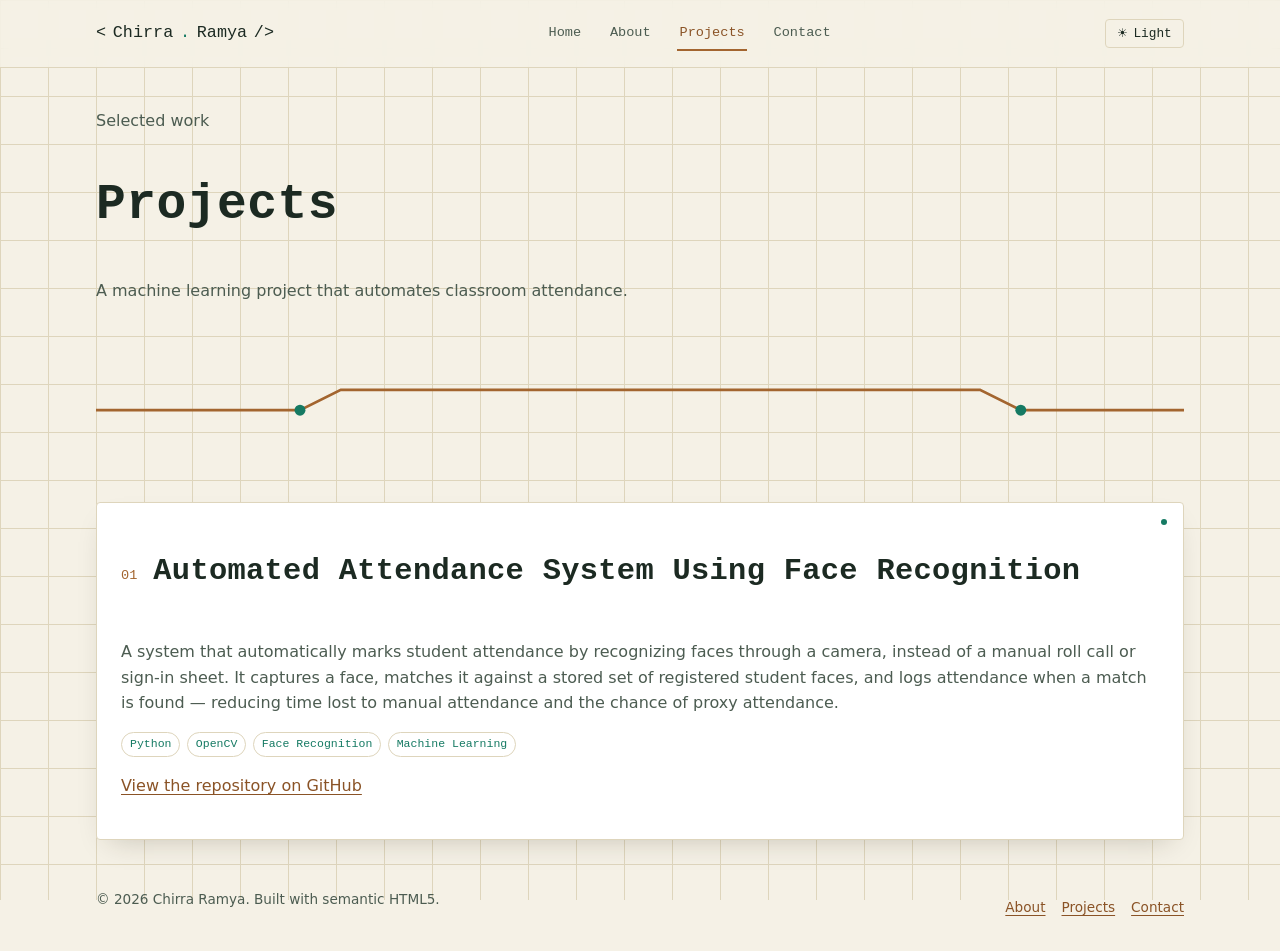
<file: projects (3).html>
<!DOCTYPE html>
<html lang="en">
<head>
  <meta charset="UTF-8" />
  <meta name="viewport" content="width=device-width, initial-scale=1.0" />
  <title>Projects — Chirra Ramya</title>
  <meta name="description" content="Projects by Chirra Ramya, including an automated attendance system using face recognition." />
  <link rel="canonical" href="https://example.com/projects.html" />
  <meta property="og:type" content="website" />
  <meta property="og:title" content="Projects — Chirra Ramya" />
  <meta property="og:description" content="Automated attendance system using face recognition." />
  <link rel="stylesheet" href="style.css" />
  <script>
    // Set the theme before first paint so there's no flash of the wrong theme.
    (function () {
      try {
        var saved = localStorage.getItem("theme");
        var theme = saved || (window.matchMedia("(prefers-color-scheme: light)").matches ? "light" : "dark");
        document.documentElement.setAttribute("data-theme", theme);
      } catch (e) {
        document.documentElement.setAttribute("data-theme", "dark");
      }
    })();
  </script>
</head>
<body>

  <a class="skip-link" href="#main">Skip to main content</a>

  <header class="site-header">
    <div class="wrap header-inner">
      <a class="brand" href="index.html" aria-label="Chirra Ramya, home">
        <span aria-hidden="true">&lt;</span>Chirra<span class="dot" aria-hidden="true">.</span>Ramya<span aria-hidden="true">/&gt;</span>
      </a>
      <div class="header-controls">
        <button class="theme-toggle" type="button">
          <span class="icon" aria-hidden="true">☾</span>
          <span class="label">Dark</span>
        </button>
        <button class="nav-toggle" type="button" aria-expanded="false" aria-controls="primary-nav">Menu</button>
      </div>
      <nav class="primary-nav" id="primary-nav" aria-label="Primary">
        <ul>
          <li><a href="index.html">Home</a></li>
          <li><a href="about.html">About</a></li>
          <li><a href="projects.html" aria-current="page">Projects</a></li>
          <li><a href="contact.html">Contact</a></li>
        </ul>
      </nav>
    </div>
  </header>

  <main id="main">
    <div class="wrap">

      <section aria-labelledby="projects-heading" style="padding-top: var(--space-4);">
        <p class="eyebrow">Selected work</p>
        <h1 id="projects-heading">Projects</h1>
        <p class="lede">A machine learning project that automates classroom attendance.</p>
      </section>

      <svg class="trace" viewBox="0 0 800 40" preserveAspectRatio="none" aria-hidden="true" focusable="false">
        <path d="M0 20 H150 L180 5 H650 L680 20 H800" />
        <circle cx="150" cy="20" r="4" />
        <circle cx="680" cy="20" r="4" />
      </svg>

      <section aria-labelledby="attendance-heading" id="attendance-system">
        <article class="card">
          <div class="section-head">
            <span class="index" aria-hidden="true">01</span>
            <h2 id="attendance-heading">Automated Attendance System Using Face Recognition</h2>
          </div>
          <!--
            EDIT ME: this paragraph is a starting draft — replace it with
            your own description of exactly how you built it (dataset,
            algorithm, hardware/software used, and what problem it solves).
          -->
          <p>
            A system that automatically marks student attendance by
            recognizing faces through a camera, instead of a manual roll
            call or sign-in sheet. It captures a face, matches it against
            a stored set of registered student faces, and logs attendance
            when a match is found — reducing time lost to manual
            attendance and the chance of proxy attendance.
          </p>
          <div class="tag-row">
            <span class="tag">Python</span>
            <span class="tag">OpenCV</span>
            <span class="tag">Face Recognition</span>
            <span class="tag">Machine Learning</span>
          </div>
          <!-- EDIT ME: add your GitHub repo link here once you have one -->
          <p style="margin-top: var(--space-2);">
            <a href="https://github.com/your-username/attendance-face-recognition">View the repository on GitHub</a>
          </p>
        </article>
      </section>

      <!--
        EDIT ME: copy the <section> block above for any additional
        projects, giving each a unique id (e.g. id="project-2") and
        matching heading id.
      -->

    </div>
  </main>

  <footer class="site-footer">
    <div class="wrap">
      <p>&copy; 2026 Chirra Ramya. Built with semantic HTML5.</p>
      <nav aria-label="Footer">
        <ul>
          <li><a href="about.html">About</a></li>
          <li><a href="projects.html">Projects</a></li>
          <li><a href="contact.html">Contact</a></li>
        </ul>
      </nav>
    </div>
  </footer>

  <script src="theme.js"></script>
  <script src="nav.js"></script>
</body>
</html>
</file>
<file: style.css>
/* =========================================================
   Chirra Ramya — Portfolio Stylesheet
   Theme: printed-circuit-board — copper traces, vias, silkscreen text
   Architecture: mobile-first, CSS Grid for page/section layout,
   Flexbox for component-level alignment, custom properties driving
   a light/dark theme via [data-theme] on <html>.
   ========================================================= */

/* ---------- Design tokens ---------- */
:root {
  color-scheme: dark;

  /* Dark theme (default) */
  --bg: #0b241c;
  --bg-panel: #102e24;
  --bg-panel-raised: #143a2d;
  --copper: #c08552;
  --copper-bright: #e3a86a;
  --teal: #57b39a;
  --text: #f1efe6;
  --text-dim: #a9bdb3;
  --border: #1f4638;
  --focus: #ffd479;
  --shadow: 0 12px 28px -12px rgba(0, 0, 0, 0.55);

  --font-display: "IBM Plex Mono", "Courier New", monospace;
  --font-body: "Inter", system-ui, -apple-system, "Segoe UI", sans-serif;

  --space-1: 0.5rem;
  --space-2: 1rem;
  --space-3: 1.5rem;
  --space-4: 2.5rem;
  --space-5: 4rem;

  --radius: 4px;
  --max-width: 68rem;

  /* Mobile-first breakpoint reference (used only in comments, kept here
     so every media query in this file is measured against the same scale):
     --bp-md: 48em (~768px, tablet)
     --bp-lg: 64em (~1024px, small desktop)
     --bp-xl: 80em (~1280px, wide desktop) */
}

[data-theme="light"] {
  color-scheme: light;

  --bg: #f5f1e6;
  --bg-panel: #ffffff;
  --bg-panel-raised: #fbf7ea;
  --copper: #a3652f;
  --copper-bright: #8a5326;
  --teal: #157a63;
  --text: #1c2a22;
  --text-dim: #4c5c51;
  --border: #ded5bc;
  --focus: #b5570f;
  --shadow: 0 12px 28px -14px rgba(45, 35, 15, 0.25);
}

/* Respect people who don't want animation */
@media (prefers-reduced-motion: reduce) {
  *, *::before, *::after {
    animation-duration: 0.01ms !important;
    animation-iteration-count: 1 !important;
    transition-duration: 0.01ms !important;
    scroll-behavior: auto !important;
  }
}

*, *::before, *::after { box-sizing: border-box; }

html {
  scroll-behavior: smooth;
}

/* ---------- Page shell: a two-row grid (header / footer) with the
   main content free to grow — the outermost of this file's Grid layouts ---------- */
body {
  margin: 0;
  display: grid;
  grid-template-rows: auto 1fr auto;
  min-height: 100dvh;
  background-color: var(--bg);
  background-image:
    linear-gradient(var(--border) 1px, transparent 1px),
    linear-gradient(90deg, var(--border) 1px, transparent 1px);
  background-size: 48px 48px;
  background-attachment: fixed;
  color: var(--text);
  font-family: var(--font-body);
  font-size: 1rem;
  line-height: 1.6;
  transition: background-color 0.25s ease, color 0.25s ease;
}

h1, h2, h3, h4 {
  font-family: var(--font-display);
  font-weight: 600;
  letter-spacing: 0.01em;
  line-height: 1.25;
  color: var(--text);
}

/* Fluid type: scales smoothly between mobile and desktop instead of
   jumping at breakpoints */
h1 { font-size: clamp(2rem, 1.4rem + 3vw, 3.1rem); }
h2 { font-size: clamp(1.35rem, 1.1rem + 1.2vw, 1.9rem); }
h3 { font-size: 1.1rem; color: var(--copper-bright); }

p { margin: 0 0 var(--space-2) 0; color: var(--text-dim); }

a {
  color: var(--copper-bright);
  text-decoration-thickness: 1px;
  text-underline-offset: 3px;
}
a:hover { color: var(--teal); }

/* Visible, high-contrast focus ring everywhere — required for keyboard users */
a:focus-visible,
button:focus-visible,
input:focus-visible,
textarea:focus-visible,
[tabindex]:focus-visible {
  outline: 3px solid var(--focus);
  outline-offset: 3px;
  border-radius: var(--radius);
}

/* Skip link: hidden until a keyboard user tabs to it */
.skip-link {
  position: absolute;
  left: -999px;
  top: auto;
  background: var(--copper-bright);
  color: #14231b;
  padding: var(--space-1) var(--space-2);
  z-index: 100;
  font-family: var(--font-display);
  font-weight: 700;
  border-radius: var(--radius);
}
.skip-link:focus {
  left: var(--space-2);
  top: var(--space-2);
}

/* Screen-reader-only utility: content stays for assistive tech, invisible visually */
.sr-only {
  position: absolute;
  width: 1px; height: 1px;
  padding: 0; margin: -1px;
  overflow: hidden;
  clip: rect(0,0,0,0);
  white-space: nowrap;
  border: 0;
}

.wrap {
  max-width: var(--max-width);
  margin-inline: auto;
  padding-inline: var(--space-3);
}

/* ============================================================
   Header / nav
   Grid handles the three-zone layout (brand / nav / controls);
   Flexbox handles what's inside each zone.
   ============================================================ */
.site-header {
  border-bottom: 1px solid var(--border);
  background: color-mix(in srgb, var(--bg) 85%, transparent);
  backdrop-filter: blur(6px);
  position: sticky;
  top: 0;
  z-index: 50;
}

.header-inner {
  display: grid;
  grid-template-columns: 1fr auto;
  grid-template-areas: "brand controls";
  align-items: center;
  column-gap: var(--space-2);
  padding-block: var(--space-2);
}

.brand {
  grid-area: brand;
  font-family: var(--font-display);
  font-size: 1.05rem;
  color: var(--text);
  text-decoration: none;
  display: flex;
  align-items: baseline;
  gap: 0.4em;
  min-width: 0;
}
.brand:hover { color: var(--text); }
.brand .dot { color: var(--teal); }

/* Flex row that groups the theme toggle and the mobile menu button */
.header-controls {
  grid-area: controls;
  display: flex;
  align-items: center;
  gap: var(--space-1);
}

.theme-toggle {
  display: inline-flex;
  align-items: center;
  gap: 0.4em;
  background: transparent;
  border: 1px solid var(--border);
  color: var(--text);
  font-family: var(--font-display);
  font-size: 0.8rem;
  padding: 0.4rem 0.7rem;
  border-radius: var(--radius);
  cursor: pointer;
}
.theme-toggle:hover { border-color: var(--copper); color: var(--copper-bright); }
.theme-toggle .icon { font-size: 0.95em; }

.primary-nav {
  grid-area: nav;
}

.primary-nav ul {
  list-style: none;
  display: flex;
  flex-wrap: wrap;
  gap: var(--space-3);
  margin: 0;
  padding: 0;
  font-family: var(--font-display);
  font-size: 0.85rem;
}

.primary-nav a {
  text-decoration: none;
  color: var(--text-dim);
  padding: 0.35rem 0.15rem;
  border-bottom: 2px solid transparent;
}
.primary-nav a:hover { color: var(--text); }
.primary-nav a[aria-current="page"] {
  color: var(--copper-bright);
  border-bottom-color: var(--copper);
}

.nav-toggle {
  display: inline-block;
  background: transparent;
  border: 1px solid var(--border);
  color: var(--text);
  font-family: var(--font-display);
  font-size: 0.85rem;
  padding: 0.4rem 0.7rem;
  border-radius: var(--radius);
  cursor: pointer;
}
.nav-toggle:hover { border-color: var(--copper); color: var(--copper-bright); }

/* Mobile (default): nav drops down below the header, closed until toggled */
.primary-nav {
  position: absolute;
  inset-inline: 0;
  top: 100%;
  background: var(--bg-panel);
  border-bottom: 1px solid var(--border);
  box-shadow: var(--shadow);
  display: none;
}
.primary-nav.open { display: block; }
.primary-nav ul {
  flex-direction: column;
  gap: 0;
  padding: var(--space-2) var(--space-3);
}
.primary-nav li { border-bottom: 1px solid var(--border); }
.primary-nav li:last-child { border-bottom: none; }
.primary-nav a { display: block; padding: var(--space-2) 0; }

/* Tablet and up: nav returns to the header row, toggle button disappears */
@media (min-width: 48em) {
  .header-inner {
    grid-template-columns: auto 1fr auto;
    grid-template-areas: "brand nav controls";
  }
  .nav-toggle { display: none; }
  .primary-nav {
    position: static;
    background: transparent;
    border-bottom: none;
    box-shadow: none;
    display: block;
    justify-self: center;
  }
  .primary-nav ul { flex-direction: row; gap: var(--space-3); padding: 0; }
  .primary-nav li { border-bottom: none; }
  .primary-nav a { padding: 0.35rem 0.15rem; }
}

/* ---------- Circuit trace divider: the page's signature element ---------- */
.trace {
  display: block;
  width: 100%;
  height: auto;
  margin-block: var(--space-4);
}
.trace path {
  fill: none;
  stroke: var(--copper);
  stroke-width: 2;
}
.trace circle { fill: var(--teal); }

/* ============================================================
   Hero
   ============================================================ */
.hero {
  padding-block: var(--space-5) var(--space-4);
  display: grid;
  gap: var(--space-3);
}
.hero .eyebrow {
  font-family: var(--font-display);
  color: var(--teal);
  font-size: 0.85rem;
  text-transform: uppercase;
  letter-spacing: 0.12em;
  margin: 0 0 var(--space-1) 0;
}
.hero p.lede {
  color: var(--text-dim);
  max-width: 42rem;
  font-size: 1.1rem;
}

.cta-row {
  display: flex;
  gap: var(--space-2);
  flex-wrap: wrap;
  margin-top: var(--space-1);
}

.btn {
  font-family: var(--font-display);
  display: inline-block;
  padding: 0.75rem 1.3rem;
  border-radius: var(--radius);
  text-decoration: none;
  font-size: 0.9rem;
  border: 1px solid var(--copper);
}
.btn-primary {
  background: var(--copper);
  color: #14231b;
  font-weight: 700;
}
.btn-primary:hover { background: var(--copper-bright); color: #14231b; }
.btn-ghost {
  color: var(--text);
  border-color: var(--border);
}
.btn-ghost:hover { border-color: var(--copper); color: var(--copper-bright); }

/* ============================================================
   Cards (skills / projects / certifications)
   Auto-fit CSS Grid: reflows from 1 to 3+ columns with no
   media query needed, then gets more breathing room at wider widths.
   ============================================================ */
.grid {
  display: grid;
  gap: var(--space-2);
  grid-template-columns: repeat(auto-fit, minmax(15rem, 1fr));
}
@media (min-width: 64em) {
  .grid { gap: var(--space-3); }
}

.card {
  background: var(--bg-panel);
  border: 1px solid var(--border);
  border-radius: var(--radius);
  padding: var(--space-3);
  position: relative;
  box-shadow: var(--shadow);
}
.card::before {
  content: "";
  position: absolute;
  top: var(--space-2);
  right: var(--space-2);
  width: 6px;
  height: 6px;
  border-radius: 50%;
  background: var(--teal);
}

.card h3 { margin-top: 0; }
.card ul { margin: 0; padding-left: 1.1rem; color: var(--text-dim); }
.card li { margin-bottom: 0.3rem; }

.tag-row {
  display: flex;
  flex-wrap: wrap;
  gap: 0.4rem;
  margin-top: var(--space-2);
}
.tag {
  font-family: var(--font-display);
  font-size: 0.72rem;
  color: var(--teal);
  border: 1px solid var(--border);
  padding: 0.15rem 0.5rem;
  border-radius: 999px;
}

/* ---------- Sections ---------- */
section { padding-block: var(--space-3); }
.section-head {
  display: flex;
  align-items: baseline;
  gap: var(--space-2);
  margin-bottom: var(--space-3);
}
.section-head .index {
  font-family: var(--font-display);
  color: var(--copper);
  font-size: 0.85rem;
}

/* ============================================================
   About page: sidebar timeline + main content.
   A genuine two-dimensional layout — single column on mobile,
   grid-template-columns on tablet+ up, with the sidebar pinned
   while the secondary content scrolls.
   ============================================================ */
.about-layout {
  display: grid;
  gap: var(--space-4);
  align-items: start;
}
@media (min-width: 60em) {
  .about-layout {
    grid-template-columns: minmax(0, 1fr) minmax(0, 1.6fr);
  }
  .about-timeline {
    position: sticky;
    top: calc(var(--space-3) + 4.5rem);
  }
}

.timeline {
  list-style: none;
  margin: 0;
  padding: 0;
  border-left: 2px solid var(--border);
}
.timeline li {
  position: relative;
  padding: 0 0 var(--space-3) var(--space-3);
}
.timeline li::before {
  content: "";
  position: absolute;
  left: -7px;
  top: 0.3rem;
  width: 12px;
  height: 12px;
  border-radius: 50%;
  background: var(--bg);
  border: 2px solid var(--copper);
}
.timeline time {
  display: block;
  font-family: var(--font-display);
  color: var(--teal);
  font-size: 0.8rem;
  margin-bottom: 0.2rem;
}

/* ============================================================
   Contact page: methods sidebar + form.
   Same mobile-first pattern as the about page layout.
   ============================================================ */
.contact-layout {
  display: grid;
  gap: var(--space-4);
  align-items: start;
}
@media (min-width: 60em) {
  .contact-layout {
    grid-template-columns: minmax(0, 18rem) minmax(0, 1fr);
  }
  .contact-sidebar {
    position: sticky;
    top: calc(var(--space-3) + 4.5rem);
  }
}

.form-panel {
  background: var(--bg-panel);
  border: 1px solid var(--border);
  border-radius: var(--radius);
  padding: var(--space-3);
  box-shadow: var(--shadow);
}
@media (min-width: 40em) {
  .form-panel { padding: var(--space-4); }
}

.field {
  margin-bottom: var(--space-3);
  display: flex;
  flex-direction: column;
  gap: 0.4rem;
}

.field label {
  font-family: var(--font-display);
  font-size: 0.85rem;
  color: var(--text);
}

.field .hint {
  font-size: 0.8rem;
  color: var(--text-dim);
}

.field input,
.field textarea {
  background: var(--bg);
  border: 1px solid var(--border);
  border-radius: var(--radius);
  color: var(--text);
  padding: 0.7rem 0.8rem;
  font-family: var(--font-body);
  font-size: 1rem;
}

.field input:focus,
.field textarea:focus {
  border-color: var(--copper);
}

.field.has-error input,
.field.has-error textarea {
  border-color: #e0745f;
}
.field .error-msg {
  color: #f0a08d;
  font-size: 0.85rem;
  display: none;
}
.field.has-error .error-msg { display: block; }

fieldset {
  border: 1px solid var(--border);
  border-radius: var(--radius);
  padding: var(--space-2) var(--space-3) var(--space-3);
  margin: 0 0 var(--space-3) 0;
}
fieldset legend {
  font-family: var(--font-display);
  color: var(--teal);
  padding: 0 0.4rem;
}

.required::after {
  content: " *";
  color: var(--copper-bright);
}

.form-status {
  padding: var(--space-2);
  border-radius: var(--radius);
  border: 1px solid var(--teal);
  color: var(--teal);
  font-family: var(--font-display);
  font-size: 0.9rem;
  display: none;
}
.form-status.visible { display: block; }

/* ---------- Contact methods list ---------- */
.contact-methods {
  list-style: none;
  margin: 0;
  padding: 0;
  display: grid;
  gap: var(--space-2);
  grid-template-columns: repeat(auto-fit, minmax(13rem, 1fr));
}
@media (min-width: 60em) {
  .contact-methods { grid-template-columns: 1fr; }
}
.contact-methods a {
  display: block;
  padding: var(--space-2);
  background: var(--bg-panel);
  border: 1px solid var(--border);
  border-radius: var(--radius);
  text-decoration: none;
}
.contact-methods a:hover { border-color: var(--copper); }
.contact-methods .label {
  display: block;
  font-family: var(--font-display);
  color: var(--text-dim);
  font-size: 0.75rem;
  margin-bottom: 0.2rem;
}

/* ============================================================
   Footer
   ============================================================ */
.site-footer {
  border-top: 1px solid var(--border);
  padding-block: var(--space-3);
  color: var(--text-dim);
  font-size: 0.85rem;
}
.site-footer .wrap {
  display: flex;
  flex-direction: column;
  align-items: flex-start;
  gap: var(--space-2);
}
.site-footer nav ul {
  list-style: none;
  display: flex;
  flex-wrap: wrap;
  gap: var(--space-2);
  margin: 0;
  padding: 0;
}
@media (min-width: 40em) {
  .site-footer .wrap {
    flex-direction: row;
    align-items: center;
    justify-content: space-between;
  }
}

/* ============================================================
   Larger desktop refinements
   ============================================================ */
@media (min-width: 80em) {
  .wrap { padding-inline: 0; }
  .hero { padding-block: var(--space-5) var(--space-5); }
}
</file>
